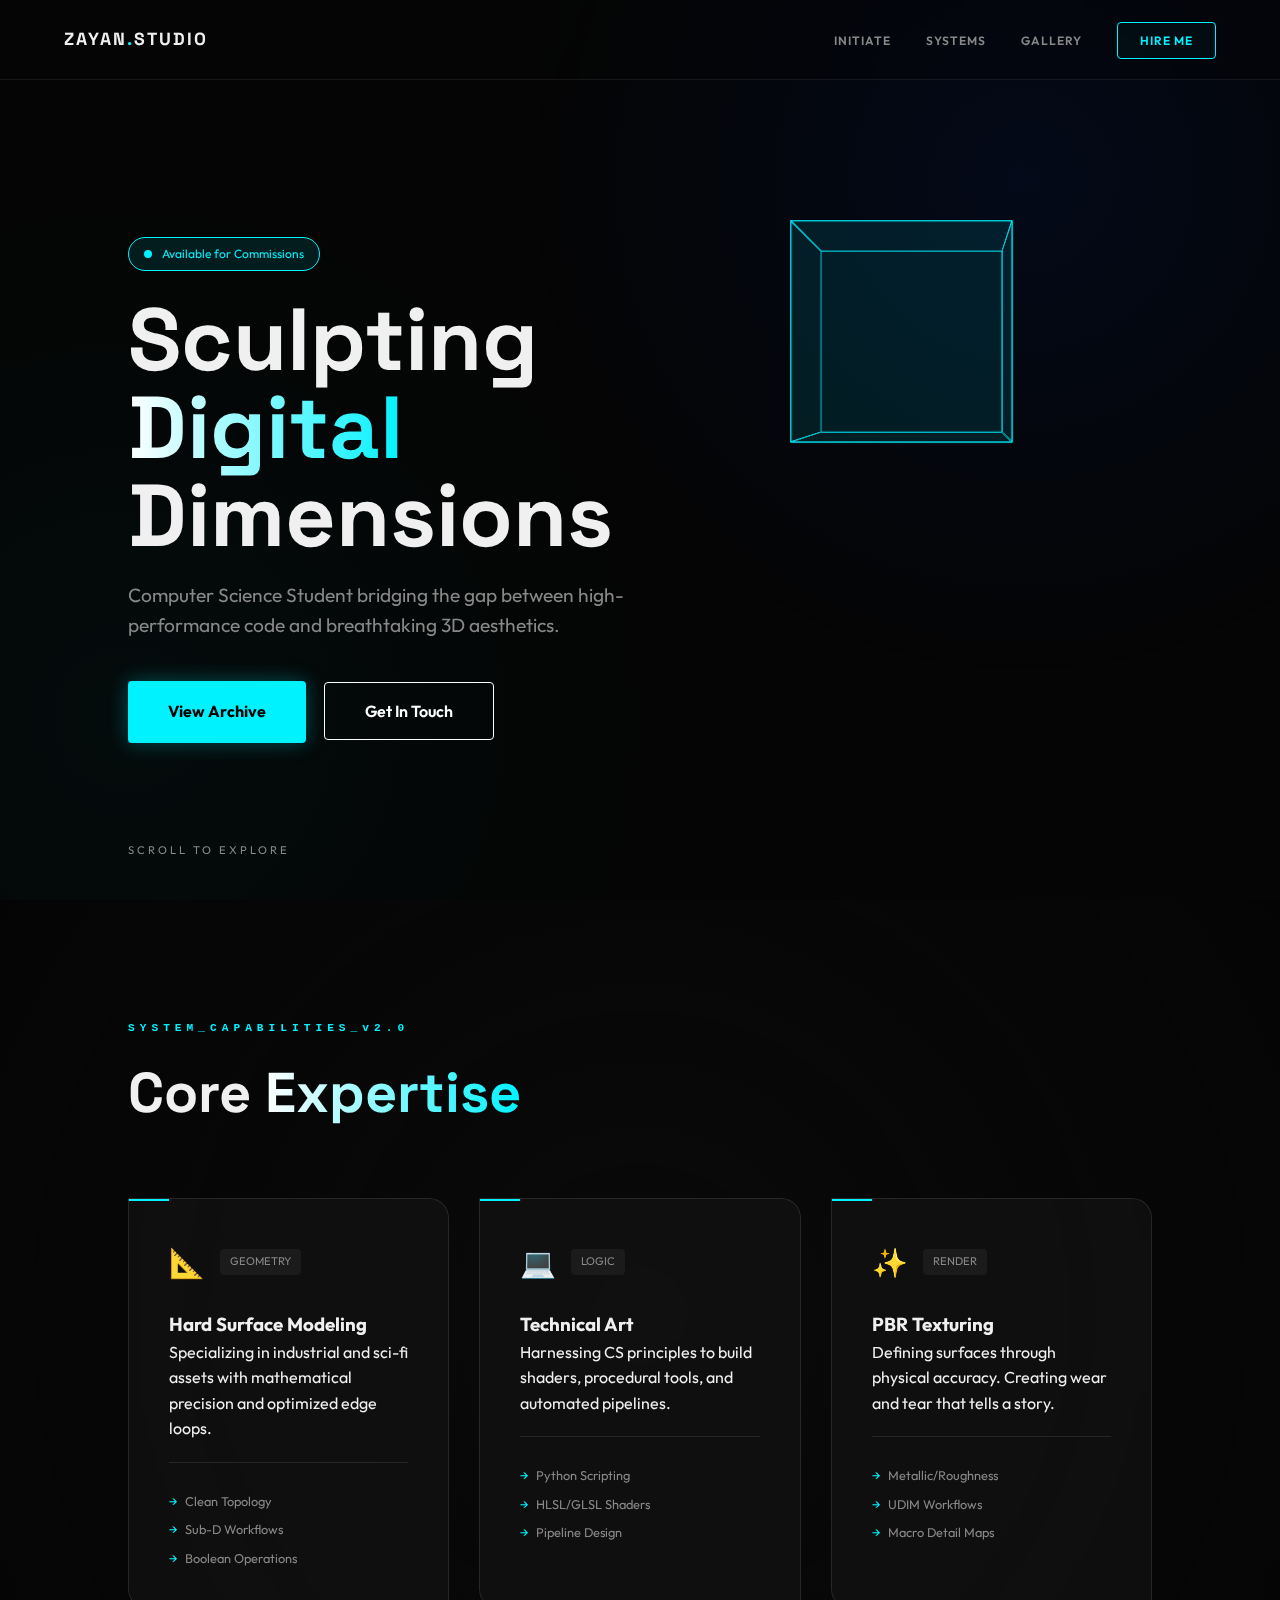
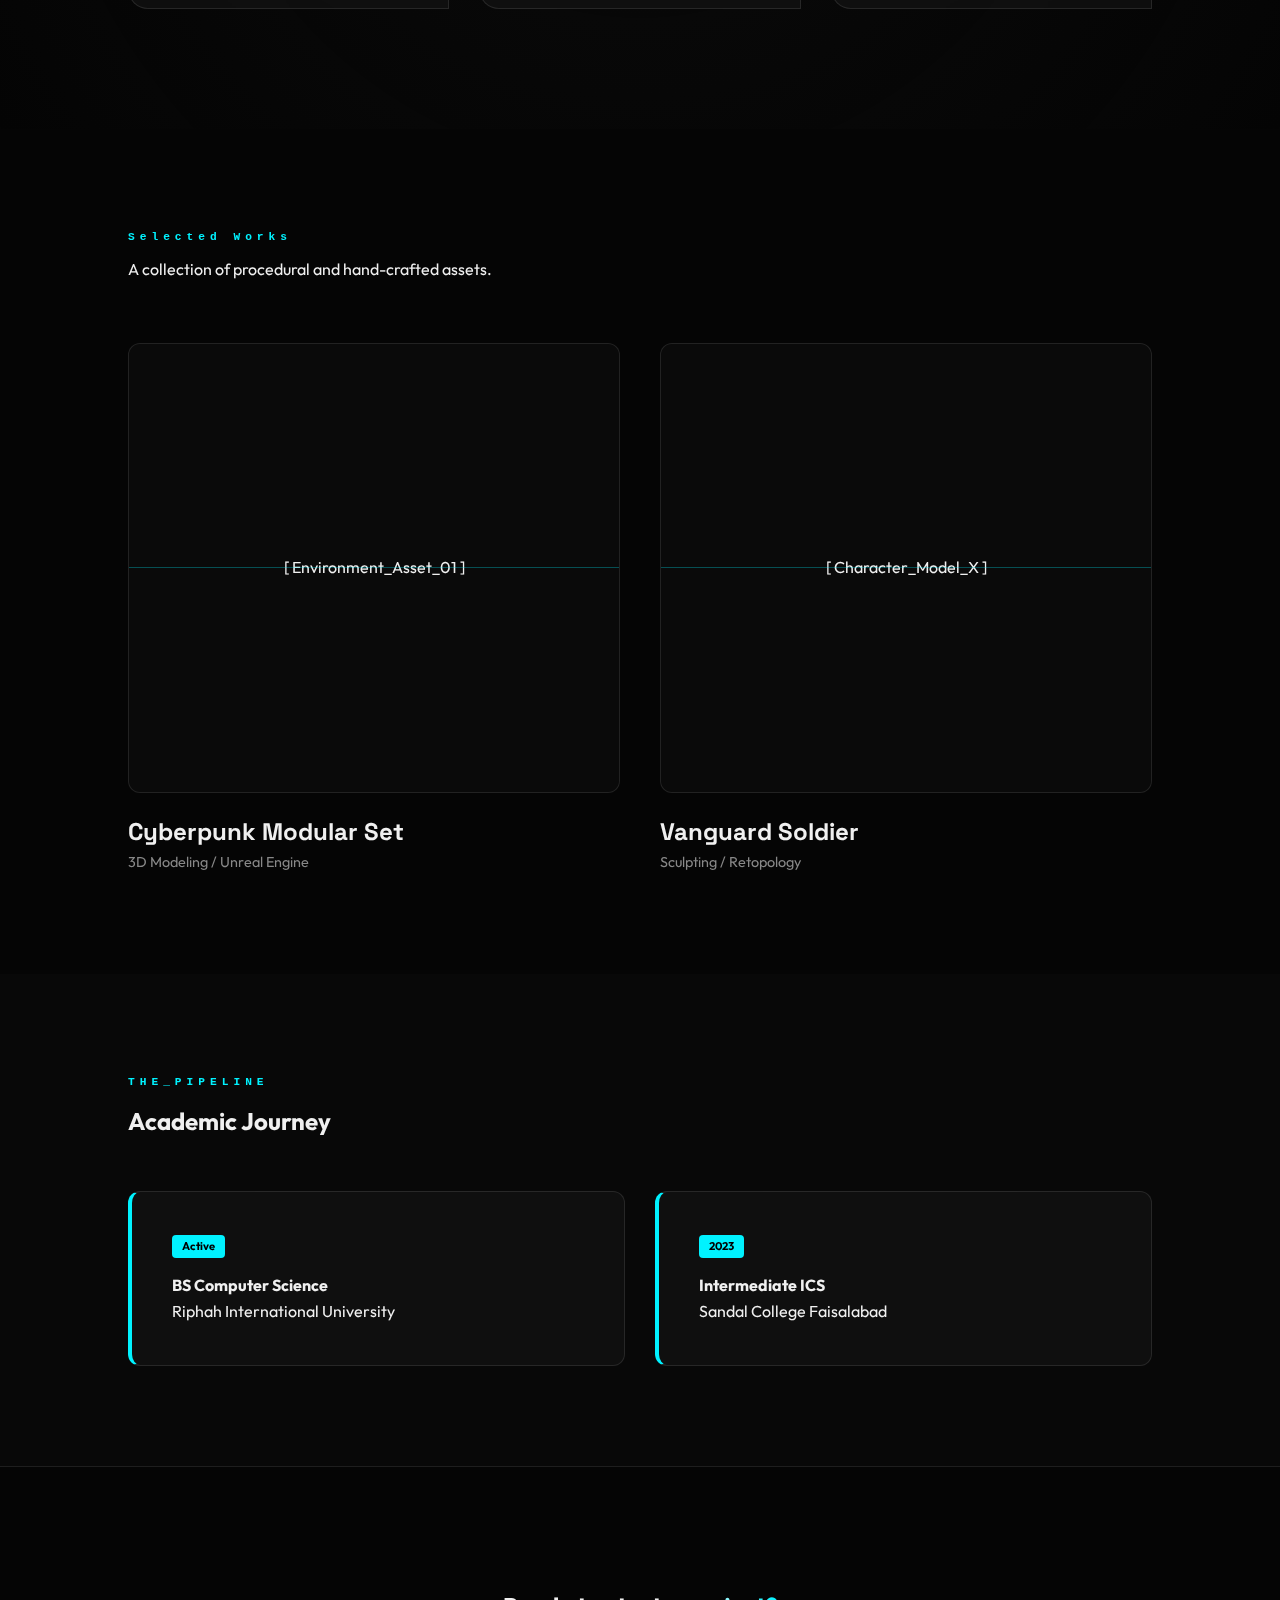
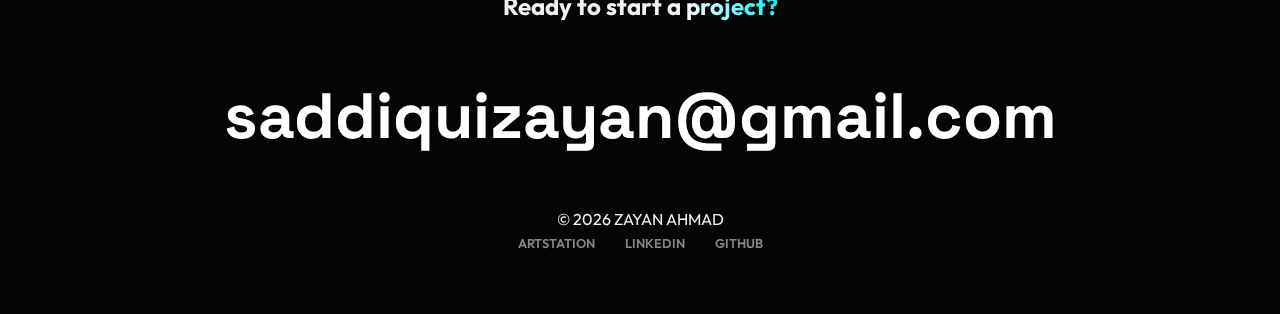
<file: index.html>
<!DOCTYPE html>
<html lang="en">
<head>
    <meta charset="UTF-8">
    <meta name="viewport" content="width=device-width, initial-scale=1.0">
    <title>Zayan Ahmad | 3D Artist & CS Student</title>
    <link rel="stylesheet" href="style.css">
    <link href="https://fonts.googleapis.com/css2?family=Space+Grotesk:wght@300;500;700&family=Outfit:wght@300;600&display=swap" rel="stylesheet">
</head>
<body>

    <div class="bg-gradient-glow"></div>
    <div class="noise-overlay"></div>

    <nav>
        <div class="nav-container">
            <div class="logo">ZAYAN<span class="dot">.</span>STUDIO</div>
            <ul class="nav-links">
                <li><a href="#home">Initiate</a></li>
                <li><a href="#skills">Systems</a></li>
                <li><a href="#projects">Gallery</a></li>
                <li><a href="#contact" class="nav-cta">Hire Me</a></li>
            </ul>
        </div>
    </nav>

    <main>
        <section id="home" class="hero">
            <div class="hero-container">
                <div class="hero-text-side">
                    <span class="status-pill"><span class="pulse-dot"></span> Available for Commissions</span>
                    <h1 class="scroll-reveal-text">Sculpting <span class="gradient-text">Digital</span> Dimensions</h1>
                    <p class="fade-in">Computer Science Student bridging the gap between high-performance code and breathtaking 3D aesthetics.</p>
                    <div class="hero-actions">
                        <a href="#projects" class="btn-main">View Archive</a>
                        <a href="#contact" class="btn-ghost">Get In Touch</a>
                    </div>
                </div>
                
                <div class="hero-visual-side">
                    <div class="scene">
                        <div class="cube">
                            <div class="face front"></div>
                            <div class="face back"></div>
                            <div class="face right"></div>
                            <div class="face left"></div>
                            <div class="face top"></div>
                            <div class="face bottom"></div>
                        </div>
                    </div>
                </div>
            </div>
            <div class="scroll-hint">SCROLL TO EXPLORE</div>
        </section>

        <section id="skills" class="skills">
            <div class="section-header scroll-reveal">
                <h2 class="section-label">SYSTEM_CAPABILITIES_v2.0</h2>
                <h2 class="main-title">Core <span class="gradient-text">Expertise</span></h2>
            </div>

            <div class="capabilities-container">
                <div class="cap-card scroll-reveal-left" data-num="01">
                    <div class="cap-border-top"></div>
                    <div class="cap-content">
                        <div class="cap-header">
                            <span class="cap-icon">📐</span>
                            <span class="cap-tag">Geometry</span>
                        </div>
                        <h3>Hard Surface Modeling</h3>
                        <p>Specializing in industrial and sci-fi assets with mathematical precision and optimized edge loops.</p>
                        <ul class="cap-list">
                            <li>Clean Topology</li>
                            <li>Sub-D Workflows</li>
                            <li>Boolean Operations</li>
                        </ul>
                    </div>
                </div>

                <div class="cap-card scroll-reveal-up" data-num="02">
                    <div class="cap-border-top"></div>
                    <div class="cap-content">
                        <div class="cap-header">
                            <span class="cap-icon">💻</span>
                            <span class="cap-tag">Logic</span>
                        </div>
                        <h3>Technical Art</h3>
                        <p>Harnessing CS principles to build shaders, procedural tools, and automated pipelines.</p>
                        <ul class="cap-list">
                            <li>Python Scripting</li>
                            <li>HLSL/GLSL Shaders</li>
                            <li>Pipeline Design</li>
                        </ul>
                    </div>
                </div>

                <div class="cap-card scroll-reveal-right" data-num="03">
                    <div class="cap-border-top"></div>
                    <div class="cap-content">
                        <div class="cap-header">
                            <span class="cap-icon">✨</span>
                            <span class="cap-tag">Render</span>
                        </div>
                        <h3>PBR Texturing</h3>
                        <p>Defining surfaces through physical accuracy. Creating wear and tear that tells a story.</p>
                        <ul class="cap-list">
                            <li>Metallic/Roughness</li>
                            <li>UDIM Workflows</li>
                            <li>Macro Detail Maps</li>
                        </ul>
                    </div>
                </div>
            </div>
        </section>

        <section id="projects" class="projects">
            <div class="scroll-reveal">
                <h2 class="section-label">Selected Works</h2>
                <p class="subtitle">A collection of procedural and hand-crafted assets.</p>
            </div>
            
            <div class="gallery-grid">
                <div class="art-card scroll-reveal-left">
                    <div class="art-placeholder p1">
                        <div class="wire-anim"></div>
                        <span>[ Environment_Asset_01 ]</span>
                    </div>
                    <div class="art-meta">
                        <h3>Cyberpunk Modular Set</h3>
                        <p>3D Modeling / Unreal Engine</p>
                    </div>
                </div>
                <div class="art-card scroll-reveal-right">
                    <div class="art-placeholder p2">
                        <div class="wire-anim"></div>
                        <span>[ Character_Model_X ]</span>
                    </div>
                    <div class="art-meta">
                        <h3>Vanguard Soldier</h3>
                        <p>Sculpting / Retopology</p>
                    </div>
                </div>
            </div>
        </section>

        <section id="education" class="education">
            <div class="timeline-container scroll-reveal">
                <div class="timeline-header">
                    <h2 class="section-label">THE_PIPELINE</h2>
                    <h2>Academic Journey</h2>
                </div>
                <div class="timeline-row">
                    <div class="time-card scroll-reveal-left">
                        <span class="tag">Active</span>
                        <h4>BS Computer Science</h4>
                        <p>Riphah International University</p>
                    </div>
                    <div class="time-card scroll-reveal-right">
                        <span class="tag">2023</span>
                        <h4>Intermediate ICS</h4>
                        <p>Sandal College Faisalabad</p>
                    </div>
                </div>
            </div>
        </section>
    </main>

    <footer>
        <div class="footer-wrap scroll-reveal">
            <h2>Ready to start a <span class="gradient-text">project?</span></h2>
            <a href="mailto:saddiquizayan@gmail.com" class="footer-mail">saddiquizayan@gmail.com</a>
            <div class="footer-bottom">
                <p>&copy; 2026 ZAYAN AHMAD</p>
                <div class="socials">
                    <a href="#">ArtStation</a>
                    <a href="#">LinkedIn</a>
                    <a href="#">GitHub</a>
                </div>
            </div>
        </div>
    </footer>

</body>

</html>
</file>
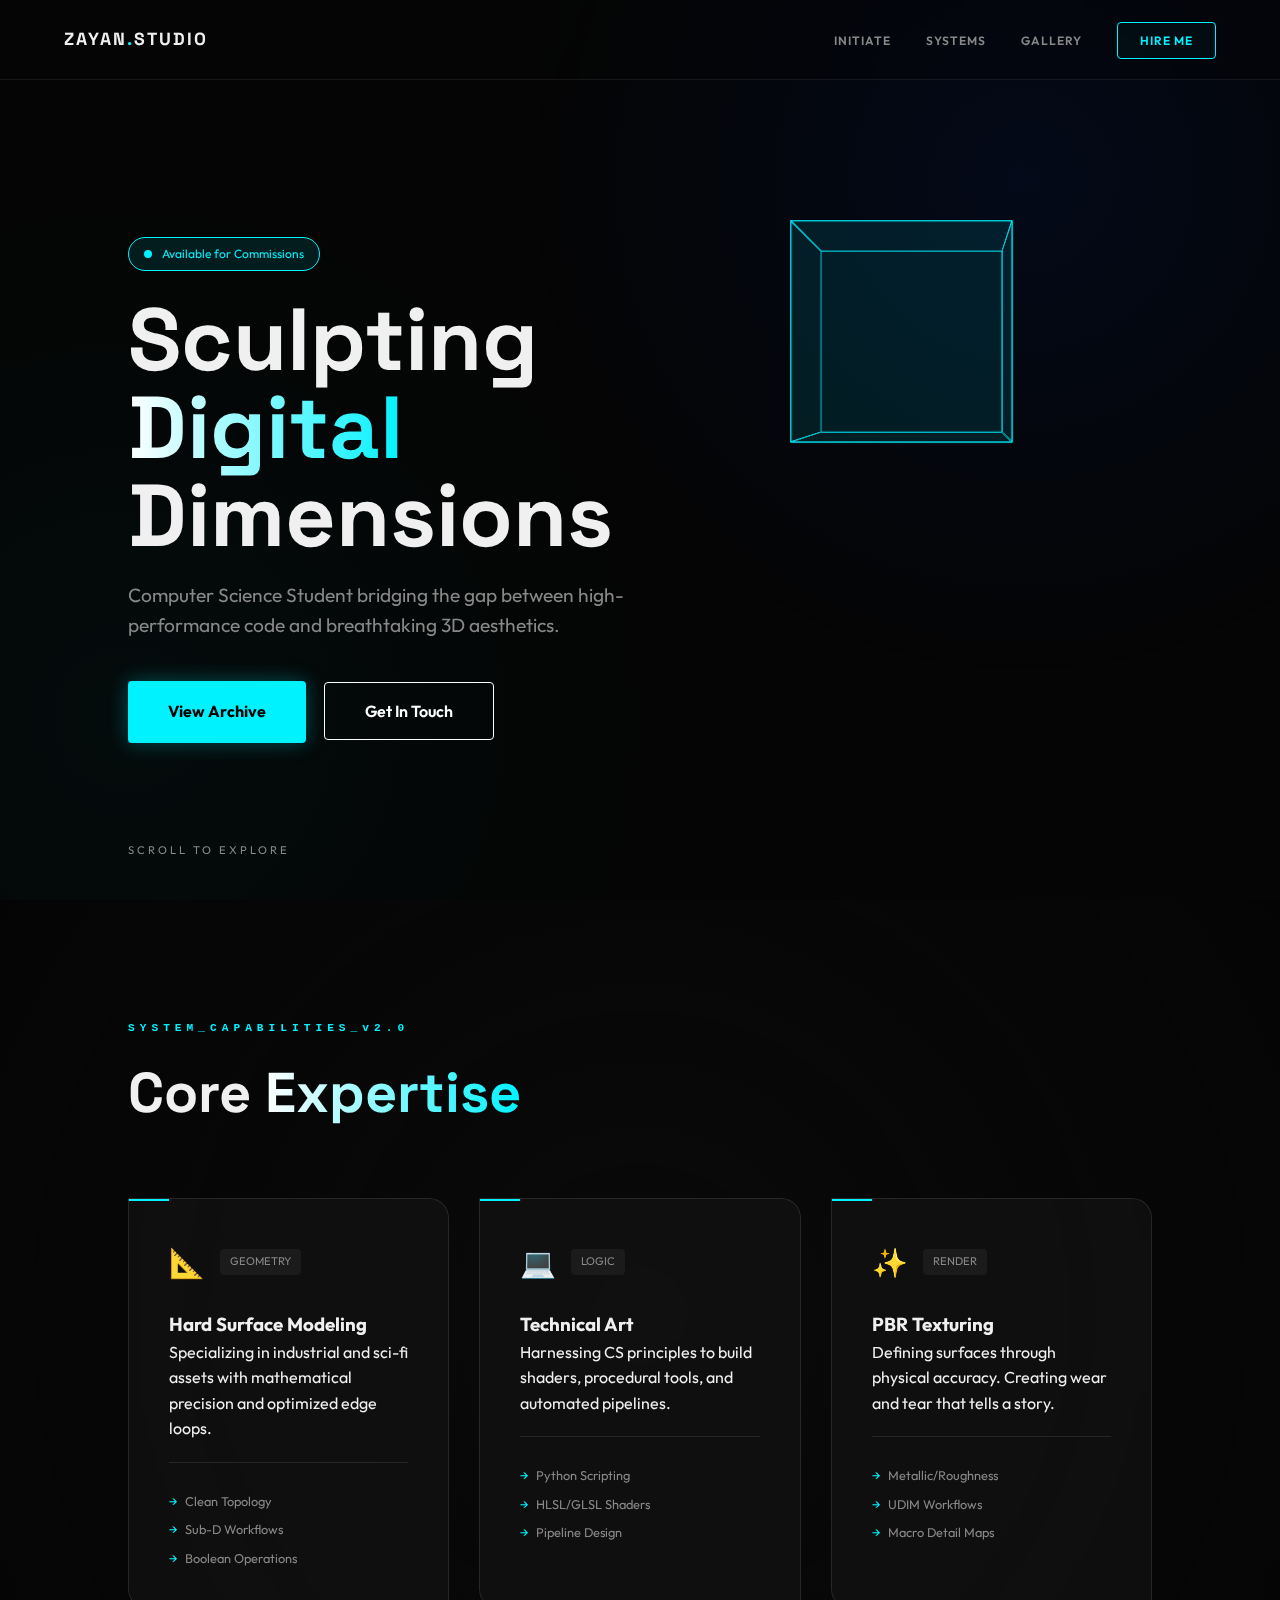
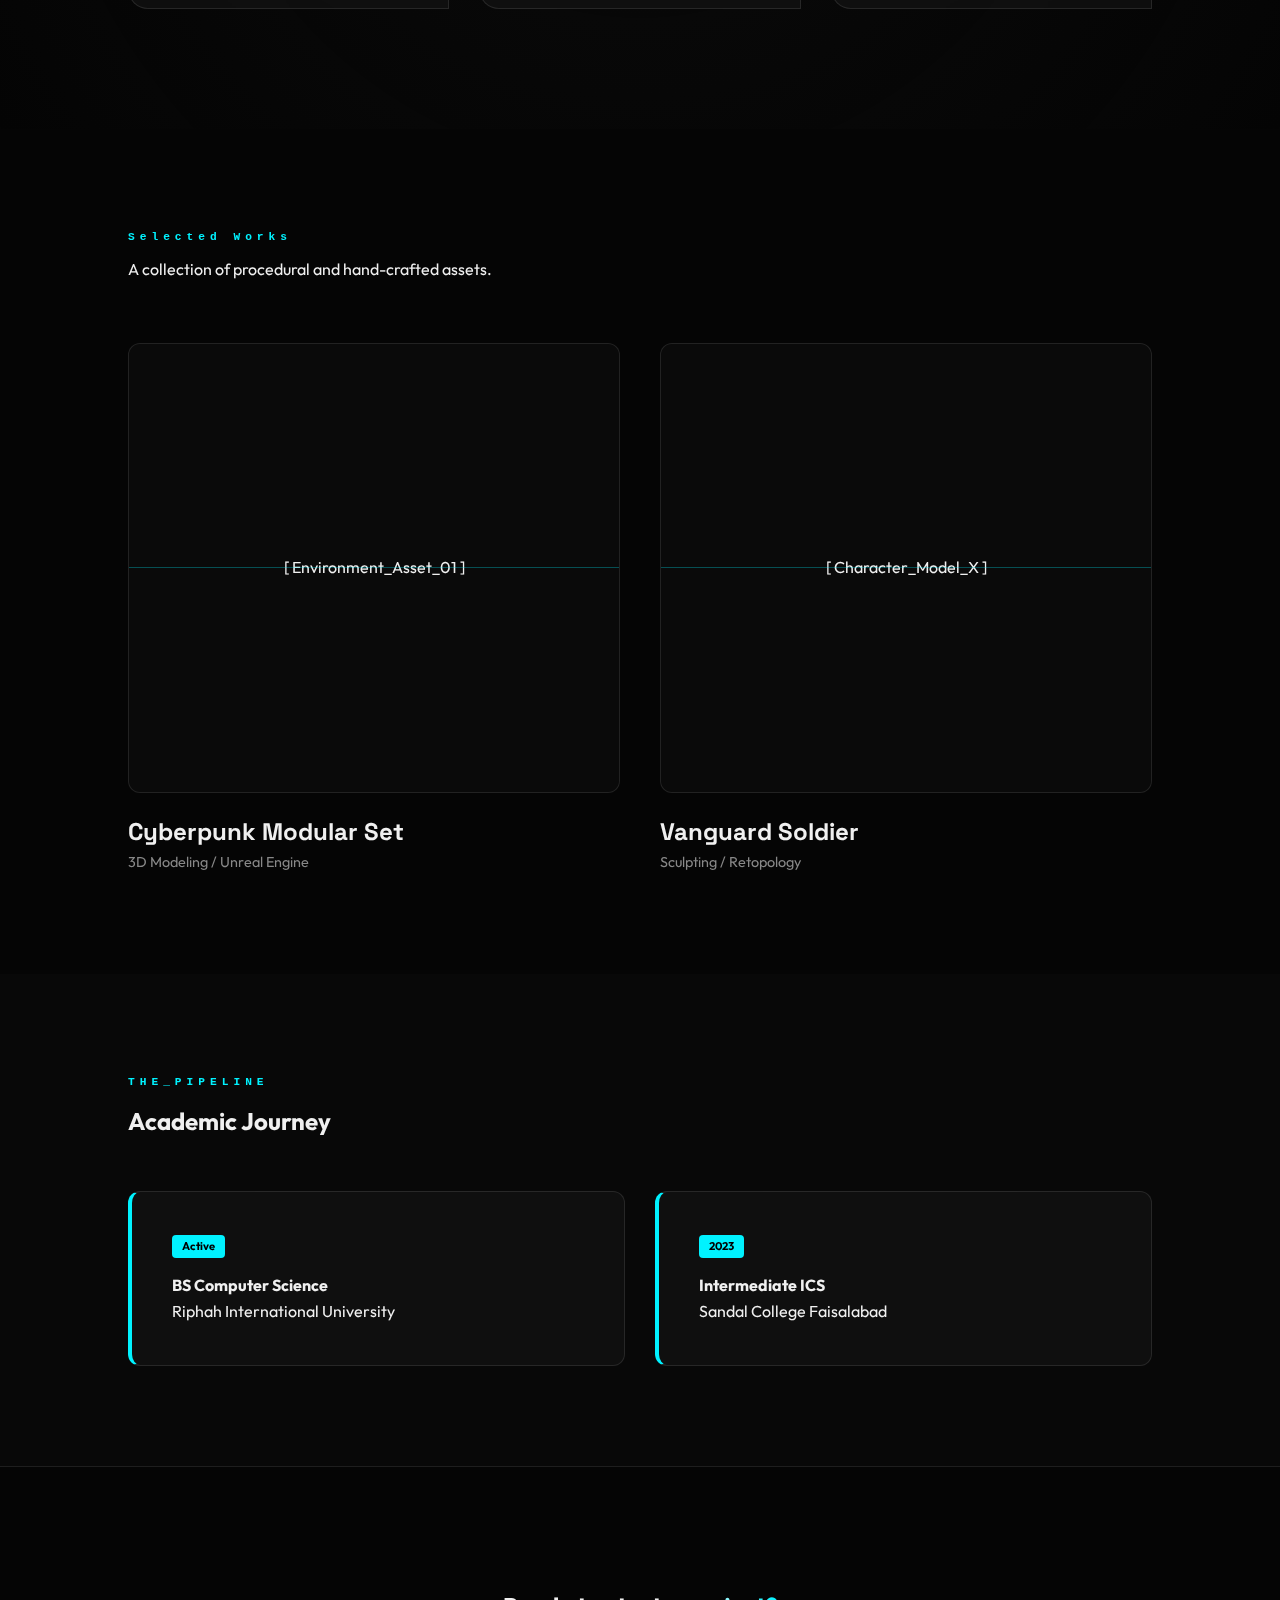
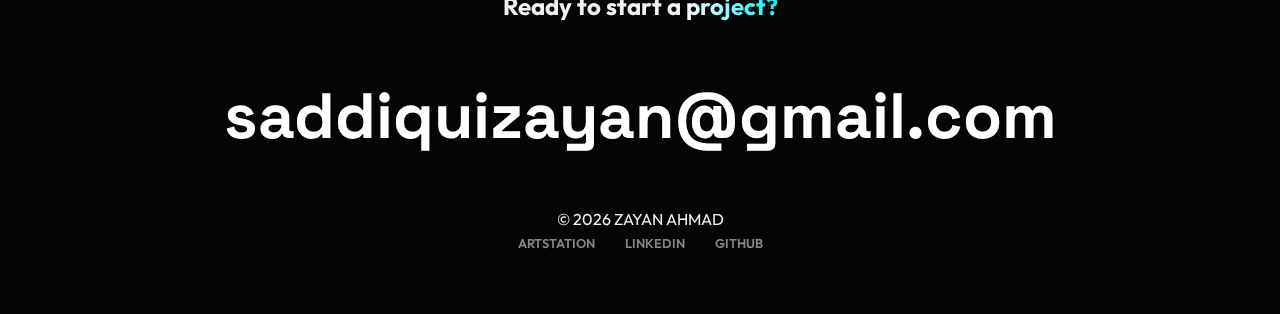
<file: did.html>
<!DOCTYPE html>
<html lang="en">
<head>
    <meta charset="UTF-8">
    <meta name="viewport" content="width=device-width, initial-scale=1.0">
    <title>Zayan Ahmad | 3D Artist & CS Student</title>
    <link rel="stylesheet" href="style.css">
    <link href="https://fonts.googleapis.com/css2?family=Space+Grotesk:wght@300;500;700&family=Outfit:wght@300;600&display=swap" rel="stylesheet">
</head>
<body>

    <div class="bg-gradient-glow"></div>
    <div class="noise-overlay"></div>

    <nav>
        <div class="nav-container">
            <div class="logo">ZAYAN<span class="dot">.</span>STUDIO</div>
            <ul class="nav-links">
                <li><a href="#home">Initiate</a></li>
                <li><a href="#skills">Systems</a></li>
                <li><a href="#projects">Gallery</a></li>
                <li><a href="#contact" class="nav-cta">Hire Me</a></li>
            </ul>
        </div>
    </nav>

    <main>
        <section id="home" class="hero">
            <div class="hero-container">
                <div class="hero-text-side">
                    <span class="status-pill"><span class="pulse-dot"></span> Available for Commissions</span>
                    <h1 class="scroll-reveal-text">Sculpting <span class="gradient-text">Digital</span> Dimensions</h1>
                    <p class="fade-in">Computer Science Student bridging the gap between high-performance code and breathtaking 3D aesthetics.</p>
                    <div class="hero-actions">
                        <a href="#projects" class="btn-main">View Archive</a>
                        <a href="#contact" class="btn-ghost">Get In Touch</a>
                    </div>
                </div>
                
                <div class="hero-visual-side">
                    <div class="scene">
                        <div class="cube">
                            <div class="face front"></div>
                            <div class="face back"></div>
                            <div class="face right"></div>
                            <div class="face left"></div>
                            <div class="face top"></div>
                            <div class="face bottom"></div>
                        </div>
                    </div>
                </div>
            </div>
            <div class="scroll-hint">SCROLL TO EXPLORE</div>
        </section>

        <section id="skills" class="skills">
            <div class="section-header scroll-reveal">
                <h2 class="section-label">SYSTEM_CAPABILITIES_v2.0</h2>
                <h2 class="main-title">Core <span class="gradient-text">Expertise</span></h2>
            </div>

            <div class="capabilities-container">
                <div class="cap-card scroll-reveal-left" data-num="01">
                    <div class="cap-border-top"></div>
                    <div class="cap-content">
                        <div class="cap-header">
                            <span class="cap-icon">📐</span>
                            <span class="cap-tag">Geometry</span>
                        </div>
                        <h3>Hard Surface Modeling</h3>
                        <p>Specializing in industrial and sci-fi assets with mathematical precision and optimized edge loops.</p>
                        <ul class="cap-list">
                            <li>Clean Topology</li>
                            <li>Sub-D Workflows</li>
                            <li>Boolean Operations</li>
                        </ul>
                    </div>
                </div>

                <div class="cap-card scroll-reveal-up" data-num="02">
                    <div class="cap-border-top"></div>
                    <div class="cap-content">
                        <div class="cap-header">
                            <span class="cap-icon">💻</span>
                            <span class="cap-tag">Logic</span>
                        </div>
                        <h3>Technical Art</h3>
                        <p>Harnessing CS principles to build shaders, procedural tools, and automated pipelines.</p>
                        <ul class="cap-list">
                            <li>Python Scripting</li>
                            <li>HLSL/GLSL Shaders</li>
                            <li>Pipeline Design</li>
                        </ul>
                    </div>
                </div>

                <div class="cap-card scroll-reveal-right" data-num="03">
                    <div class="cap-border-top"></div>
                    <div class="cap-content">
                        <div class="cap-header">
                            <span class="cap-icon">✨</span>
                            <span class="cap-tag">Render</span>
                        </div>
                        <h3>PBR Texturing</h3>
                        <p>Defining surfaces through physical accuracy. Creating wear and tear that tells a story.</p>
                        <ul class="cap-list">
                            <li>Metallic/Roughness</li>
                            <li>UDIM Workflows</li>
                            <li>Macro Detail Maps</li>
                        </ul>
                    </div>
                </div>
            </div>
        </section>

        <section id="projects" class="projects">
            <div class="scroll-reveal">
                <h2 class="section-label">Selected Works</h2>
                <p class="subtitle">A collection of procedural and hand-crafted assets.</p>
            </div>
            
            <div class="gallery-grid">
                <div class="art-card scroll-reveal-left">
                    <div class="art-placeholder p1">
                        <div class="wire-anim"></div>
                        <span>[ Environment_Asset_01 ]</span>
                    </div>
                    <div class="art-meta">
                        <h3>Cyberpunk Modular Set</h3>
                        <p>3D Modeling / Unreal Engine</p>
                    </div>
                </div>
                <div class="art-card scroll-reveal-right">
                    <div class="art-placeholder p2">
                        <div class="wire-anim"></div>
                        <span>[ Character_Model_X ]</span>
                    </div>
                    <div class="art-meta">
                        <h3>Vanguard Soldier</h3>
                        <p>Sculpting / Retopology</p>
                    </div>
                </div>
            </div>
        </section>

        <section id="education" class="education">
            <div class="timeline-container scroll-reveal">
                <div class="timeline-header">
                    <h2 class="section-label">THE_PIPELINE</h2>
                    <h2>Academic Journey</h2>
                </div>
                <div class="timeline-row">
                    <div class="time-card scroll-reveal-left">
                        <span class="tag">Active</span>
                        <h4>BS Computer Science</h4>
                        <p>Riphah International University</p>
                    </div>
                    <div class="time-card scroll-reveal-right">
                        <span class="tag">2023</span>
                        <h4>Intermediate ICS</h4>
                        <p>Sandal College Faisalabad</p>
                    </div>
                </div>
            </div>
        </section>
    </main>

    <footer>
        <div class="footer-wrap scroll-reveal">
            <h2>Ready to start a <span class="gradient-text">project?</span></h2>
            <a href="mailto:saddiquizayan@gmail.com" class="footer-mail">saddiquizayan@gmail.com</a>
            <div class="footer-bottom">
                <p>&copy; 2026 ZAYAN AHMAD</p>
                <div class="socials">
                    <a href="#">ArtStation</a>
                    <a href="#">LinkedIn</a>
                    <a href="#">GitHub</a>
                </div>
            </div>
        </div>
    </footer>

</body>
</html>
</file>
<file: style.css>
:root {
    --bg: #050505;
    --card: rgba(18, 18, 18, 0.7);
    --border: rgba(255, 255, 255, 0.1);
    --accent: #00f2ff;
    --accent-dark: #0066ff;
    --text: #f0f0f0;
    --text-dim: #888;
    --nav-height: 80px; /* Reference height for alignment */
}

* { margin: 0; padding: 0; box-sizing: border-box; cursor: crosshair; }

html {
    scroll-behavior: smooth;
    overflow-x: hidden;
}

body {
    background: var(--bg);
    color: var(--text);
    font-family: 'Outfit', sans-serif;
    line-height: 1.6;
    padding-top: var(--nav-height); /* Prevents content from being hidden under nav */
}

/* --- UPDATED NAVIGATION --- */
nav {
    position: fixed;
    top: 0;
    left: 0;
    width: 100%;
    height: var(--nav-height);
    z-index: 1000;
    display: flex;
    align-items: center;
    
    /* Advanced Glassmorphism */
    background: rgba(5, 5, 5, 0.6);
    backdrop-filter: blur(15px) saturate(180%);
    -webkit-backdrop-filter: blur(15px) saturate(180%);
    border-bottom: 1px solid rgba(255, 255, 255, 0.08);
}

.nav-container {
    width: 100%;
    max-width: 1400px;
    margin: 0 auto;
    padding: 0 5%;
    display: flex;
    justify-content: space-between;
    align-items: center;
}

.logo { 
    font-family: 'Space Grotesk'; 
    font-weight: 700; 
    letter-spacing: 2px;
    font-size: 1.1rem;
}
.logo .dot { color: var(--accent); }

.nav-links { 
    display: flex; 
    list-style: none; 
    gap: 35px; 
    align-items: center; 
}

.nav-links a { 
    text-decoration: none; 
    color: var(--text-dim); 
    font-size: 0.75rem; 
    text-transform: uppercase; 
    transition: all 0.3s ease; 
    font-weight: 600;
    letter-spacing: 1px;
}

.nav-links a:hover { 
    color: var(--accent); 
    text-shadow: 0 0 10px rgba(0, 242, 255, 0.5);
}

.nav-cta { 
    border: 1px solid var(--accent); 
    padding: 10px 22px !important; 
    color: var(--accent) !important; 
    border-radius: 4px;
    background: rgba(0, 242, 255, 0.03);
}

.nav-cta:hover {
    background: var(--accent) !important;
    color: #000 !important;
}

/* --- THE REST OF YOUR CSS --- */
/* (Include all your existing Hero, Skills, and Animation styles below) */

.bg-gradient-glow {
    position: fixed; top: 0; left: 0; width: 100%; height: 100%;
    background: radial-gradient(circle at 80% 20%, #0044ff15 0%, transparent 40%),
                radial-gradient(circle at 10% 80%, #00f2ff08 0%, transparent 40%);
    z-index: -1;
}

.noise-overlay {
    position: fixed; top: 0; width: 100%; height: 100%;
    background: url('https://grainy-gradients.vercel.app/noise.svg');
    opacity: 0.1; pointer-events: none; z-index: 1000;
}

.hero { height: calc(100vh - var(--nav-height)); display: flex; align-items: center; padding: 0 10%; position: relative; }
.hero-container { display: grid; grid-template-columns: 1.2fr 0.8fr; width: 100%; gap: 50px; }

.status-pill { display: inline-flex; align-items: center; gap: 10px; background: rgba(0, 242, 255, 0.1); border: 1px solid var(--accent); padding: 6px 15px; border-radius: 100px; font-size: 0.75rem; color: var(--accent); margin-bottom: 25px; }
.pulse-dot { width: 8px; height: 8px; background: var(--accent); border-radius: 50%; animation: pulse-glow 1.5s infinite; }

h1 { font-family: 'Space Grotesk'; font-size: clamp(3rem, 8vw, 5.5rem); line-height: 1; margin-bottom: 20px; }
.gradient-text { background: linear-gradient(90deg, #fff, var(--accent)); -webkit-background-clip: text; -webkit-text-fill-color: transparent; }
.hero-text-side p { color: var(--text-dim); font-size: 1.2rem; max-width: 500px; margin-bottom: 40px; }

.btn-main { padding: 18px 40px; background: var(--accent); color: #000; text-decoration: none; font-weight: 700; border-radius: 4px; transition: 0.3s; display: inline-block; box-shadow: 0 0 20px rgba(0, 242, 255, 0.3); }
.btn-ghost { padding: 18px 40px; border: 1px solid #fff; color: #fff; text-decoration: none; margin-left: 15px; border-radius: 4px; font-weight: 600; transition: 0.3s; }
.btn-main:hover { transform: translateY(-3px); box-shadow: 0 0 30px var(--accent); }
.btn-ghost:hover { background: #fff; color: #000; }

.scroll-hint { position: absolute; bottom: 40px; left: 10%; font-size: 0.7rem; letter-spacing: 3px; color: var(--text-dim); animation: bounce 2s infinite; }

.scene { width: 300px; height: 300px; perspective: 1000px; margin: auto; }
.cube { width: 100%; height: 100%; position: relative; transform-style: preserve-3d; animation: rotate 20s infinite linear; }
.face { position: absolute; width: 200px; height: 200px; border: 1px solid var(--accent); background: rgba(0, 242, 255, 0.05); }
.front  { transform: rotateY(0deg) translateZ(100px); }
.back   { transform: rotateY(180deg) translateZ(100px); }
.right  { transform: rotateY(90deg) translateZ(100px); }
.left   { transform: rotateY(-90deg) translateZ(100px); }
.top    { transform: rotateX(90deg) translateZ(100px); }
.bottom { transform: rotateX(-90deg) translateZ(100px); }

.skills { padding: 120px 10%; background: radial-gradient(circle at center, #0a0a0a 0%, transparent 100%); }
.section-label { font-size: 0.7rem; color: var(--accent); letter-spacing: 5px; margin-bottom: 10px; display: block; font-family: monospace; }
.main-title { font-size: 3.5rem; font-family: 'Space Grotesk'; margin-bottom: 60px; }

.capabilities-container { display: grid; grid-template-columns: repeat(3, 1fr); gap: 30px; }
.cap-card {
    background: var(--card); border: 1px solid var(--border); border-radius: 0 20px 0 20px;
    padding: 40px; position: relative; transition: 0.5s; backdrop-filter: blur(5px);
}
.cap-card:hover { border-color: var(--accent); transform: translateY(-10px); background: rgba(0, 242, 255, 0.03); }
.cap-border-top { position: absolute; top: 0; left: 0; width: 40px; height: 2px; background: var(--accent); }
.cap-header { display: flex; align-items: center; gap: 15px; margin-bottom: 25px; }
.cap-icon { font-size: 1.8rem; }
.cap-tag { font-size: 0.7rem; text-transform: uppercase; background: rgba(255,255,255,0.05); padding: 4px 10px; border-radius: 4px; color: var(--text-dim); }
.cap-list { list-style: none; border-top: 1px solid var(--border); margin-top: 20px; padding-top: 20px; }
.cap-list li { font-size: 0.8rem; color: var(--text-dim); margin-top: 8px; display: flex; align-items: center; gap: 8px; }
.cap-list li::before { content: "→"; color: var(--accent); }

.scroll-reveal {
    animation: reveal-fade linear both;
    animation-timeline: view();
    animation-range: entry 10% cover 30%;
}

.scroll-reveal-left {
    animation: reveal-left linear both;
    animation-timeline: view();
    animation-range: entry 5% cover 25%;
}

.scroll-reveal-right {
    animation: reveal-right linear both;
    animation-timeline: view();
    animation-range: entry 5% cover 25%;
}

.scroll-reveal-up {
    animation: reveal-up linear both;
    animation-timeline: view();
    animation-range: entry 5% cover 25%;
}

@keyframes reveal-fade { from { opacity: 0; } to { opacity: 1; } }
@keyframes reveal-left { from { opacity: 0; transform: translateX(-100px); } to { opacity: 1; transform: translateX(0); } }
@keyframes reveal-right { from { opacity: 0; transform: translateX(100px); } to { opacity: 1; transform: translateX(0); } }
@keyframes reveal-up { from { opacity: 0; transform: translateY(100px); } to { opacity: 1; transform: translateY(0); } }

.projects { padding: 100px 10%; }
.gallery-grid { display: grid; grid-template-columns: 1fr 1fr; gap: 40px; margin-top: 60px; }
.art-card { position: relative; }
.art-placeholder { height: 450px; background: #0a0a0a; border-radius: 12px; border: 1px solid var(--border); display: flex; align-items: center; justify-content: center; overflow: hidden; position: relative; }
.wire-anim { position: absolute; width: 100%; height: 1px; background: var(--accent); opacity: 0.3; animation: scan 4s infinite linear; }
.art-meta { margin-top: 20px; }
.art-meta h3 { font-family: 'Space Grotesk'; font-size: 1.5rem; }
.art-meta p { color: var(--text-dim); font-size: 0.9rem; }

.education { padding: 100px 10%; background: #080808; }
.timeline-row { display: grid; grid-template-columns: 1fr 1fr; gap: 30px; margin-top: 50px; }
.time-card { background: var(--card); padding: 40px; border-radius: 12px; border: 1px solid var(--border); border-left: 4px solid var(--accent); }
.tag { background: var(--accent); color: #000; padding: 3px 10px; border-radius: 4px; font-size: 0.7rem; font-weight: 700; margin-bottom: 15px; display: inline-block; }

footer { padding: 120px 10% 60px; text-align: center; border-top: 1px solid var(--border); }
.footer-mail { font-size: clamp(1.5rem, 6vw, 4rem); font-family: 'Space Grotesk'; font-weight: 700; color: #fff; text-decoration: none; display: block; margin: 40px 0; transition: 0.3s; }
.footer-mail:hover { color: var(--accent); text-shadow: 0 0 20px var(--accent); }
.socials { display: flex; justify-content: center; gap: 30px; }
.socials a { color: var(--text-dim); text-decoration: none; font-size: 0.8rem; font-weight: 600; text-transform: uppercase; }
.socials a:hover { color: var(--accent); }

@keyframes rotate { from { transform: rotateX(0deg) rotateY(0deg); } to { transform: rotateX(360deg) rotateY(360deg); } }
@keyframes scan { 0% { top: 0; } 100% { top: 100%; } }
@keyframes bounce { 0%, 20%, 50%, 80%, 100% {transform: translateY(0);} 40% {transform: translateY(-10px);} 60% {transform: translateY(-5px);} }
@keyframes pulse-glow { 0% { box-shadow: 0 0 0 0 rgba(0, 242, 255, 0.7); } 70% { box-shadow: 0 0 0 10px rgba(0, 242, 255, 0); } 100% { box-shadow: 0 0 0 0 rgba(0, 242, 255, 0); } }

@media (max-width: 900px) {
    .hero-container, .capabilities-container, .gallery-grid, .timeline-row { grid-template-columns: 1fr; }
    .hero { text-align: center; }
    .hero-visual-side { display: none; }
    .nav-links { display: none; }
    .btn-ghost { margin: 20px 0 0 0; display: block; }
}
</file>
